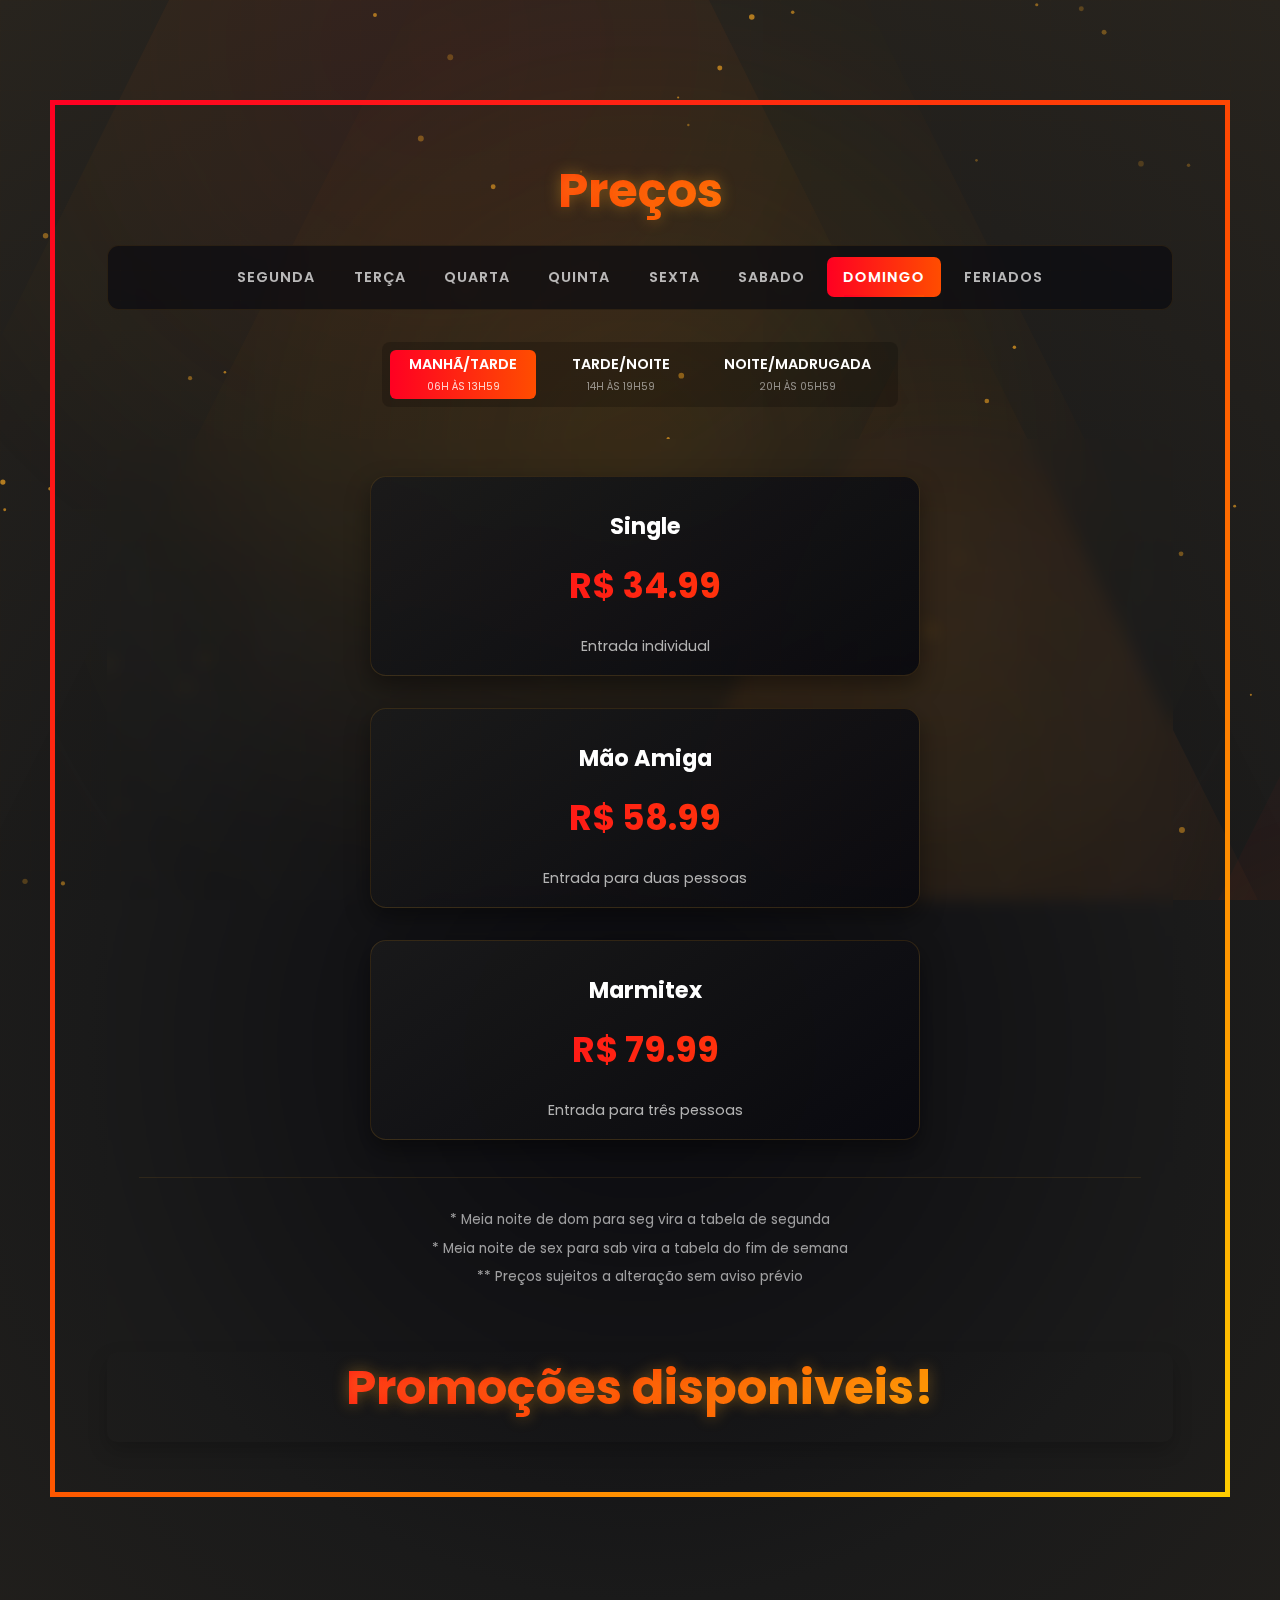
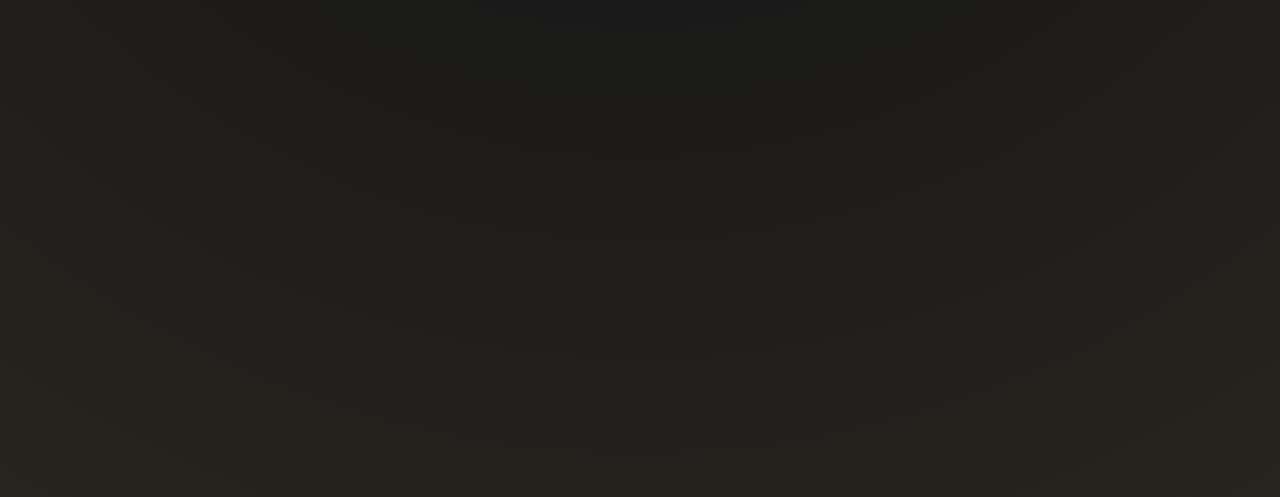
<file: index.html>
<!DOCTYPE html>
<html lang="pt-br">
<head>
    <meta charset="UTF-8">
    <meta name="viewport" content="width=device-width, height=device-height, initial-scale=1.0, maximum-scale=1.0, user-scalable=no">
    <title>Tabela de Preços</title>
    <!-- Google Fonts - Poppins -->
    <link rel="preconnect" href="https://fonts.googleapis.com">
    <link rel="preconnect" href="https://fonts.gstatic.com" crossorigin>
    <link href="https://fonts.googleapis.com/css2?family=Poppins:wght@300;400;500;600;700&display=swap" rel="stylesheet">
    <!-- Meu CSS -->
    <link rel="stylesheet" href="css/pricing.css">
    <link rel="stylesheet" href="css/multchrome.css">
</head>
<body>
    <div class="multichrome-background">
        <div class="multichrome-light"></div>
        <div class="multichrome-ambient-1 float-effect-1"></div>
        <div class="multichrome-ambient-2 float-effect-2"></div>
        <div class="multichrome-ambient-3 float-effect-3"></div>
        <canvas id="particleCanvas"></canvas>
    </div>
    <div class="triangle-container">
        <div class="triangle triangle-1"></div>
        <div class="triangle triangle-2"></div>
        <div class="triangle triangle-3"></div>
    </div>
    <div class="borda">
        <section id="precos" class="pricing-section">
            <h2 class="section-title">Preços</h2>
            <div class="pricing-container">
                <div class="pricing-tabs">
                    <button class="tab-button active" data-tab="segunda">SEGUNDA</button>
                    <button class="tab-button" data-tab="terça">TERÇA</button>
                    <button class="tab-button" data-tab="quarta">QUARTA</button>
                    <button class="tab-button" data-tab="quinta">QUINTA</button>
                    <button class="tab-button" data-tab="sexta">SEXTA</button>
                    <button class="tab-button" data-tab="sabado">SABADO</button>
                    <button class="tab-button" data-tab="domingo">DOMINGO</button>
                    <button class="tab-button" data-tab="feriados">FERIADOS</button>
                </div>
                <div class="period-slider">
                    <div class="period-options">
                        <div class="period-option active" data-period="manha" data-time="06h às 13h59">
                            Manhã/Tarde
                        </div>
                        <div class="period-option" data-period="tarde" data-time="14h às 19h59">
                            Tarde/Noite
                        </div>
                        <div class="period-option" data-period="noite" data-time="20h às 05h59">
                            Noite/Madrugada
                        </div>
                    </div>
                </div>
                <div class="pricing-content">
                    <div class="price-cards">
                        <div class="price-card">
                            <h3>Single</h3>
                            <div class="price-value">R$ <span class="price">50</span></div>
                            <ul class="price-features">
                                <li>Entrada individual</li>
                            </ul>
                        </div>
                        <div class="price-card">
                            <h3>Mão Amiga</h3>
                            <div class="price-value">R$ <span class="price">80</span></div>
                            <ul class="price-features">
                                <li>Entrada para duas pessoas</li>
                            </ul>
                        </div>
                        <div class="price-card">
                            <h3>Marmitex</h3>
                            <div class="price-value">R$ <span class="price">120</span></div>
                            <ul class="price-features">
                                <li>Entrada para três pessoas</li>
                            </ul>
                        </div>
                    </div>
                    <div class="price-notes">
                        <p>* Meia noite de dom para seg vira a tabela de segunda</p>
                        <p>* Meia noite de sex para sab vira a tabela do fim de semana</p>
                        <p>** Preços sujeitos a alteração sem aviso prévio</p>
                    </div>
                </div>
                <div class="slider-container">
                    <h2 class="section-title">Promoções disponiveis!</h2>
                    <div class="slider">
                        <!-- As imagens serão inseridas aqui via JavaScript -->
                    </div>
                    <div class="slide-controls">
                        <div class="slide-indicators"></div>
                    </div>
                </div>
            </div>
        </section>
    </div>
    <!-- Scripts -->
    <script src="script/pricing.js"></script>
    <script src="script/slide.js"></script>
    <script src="script/multchrome.js"></script>
</body>
</html>
</file>
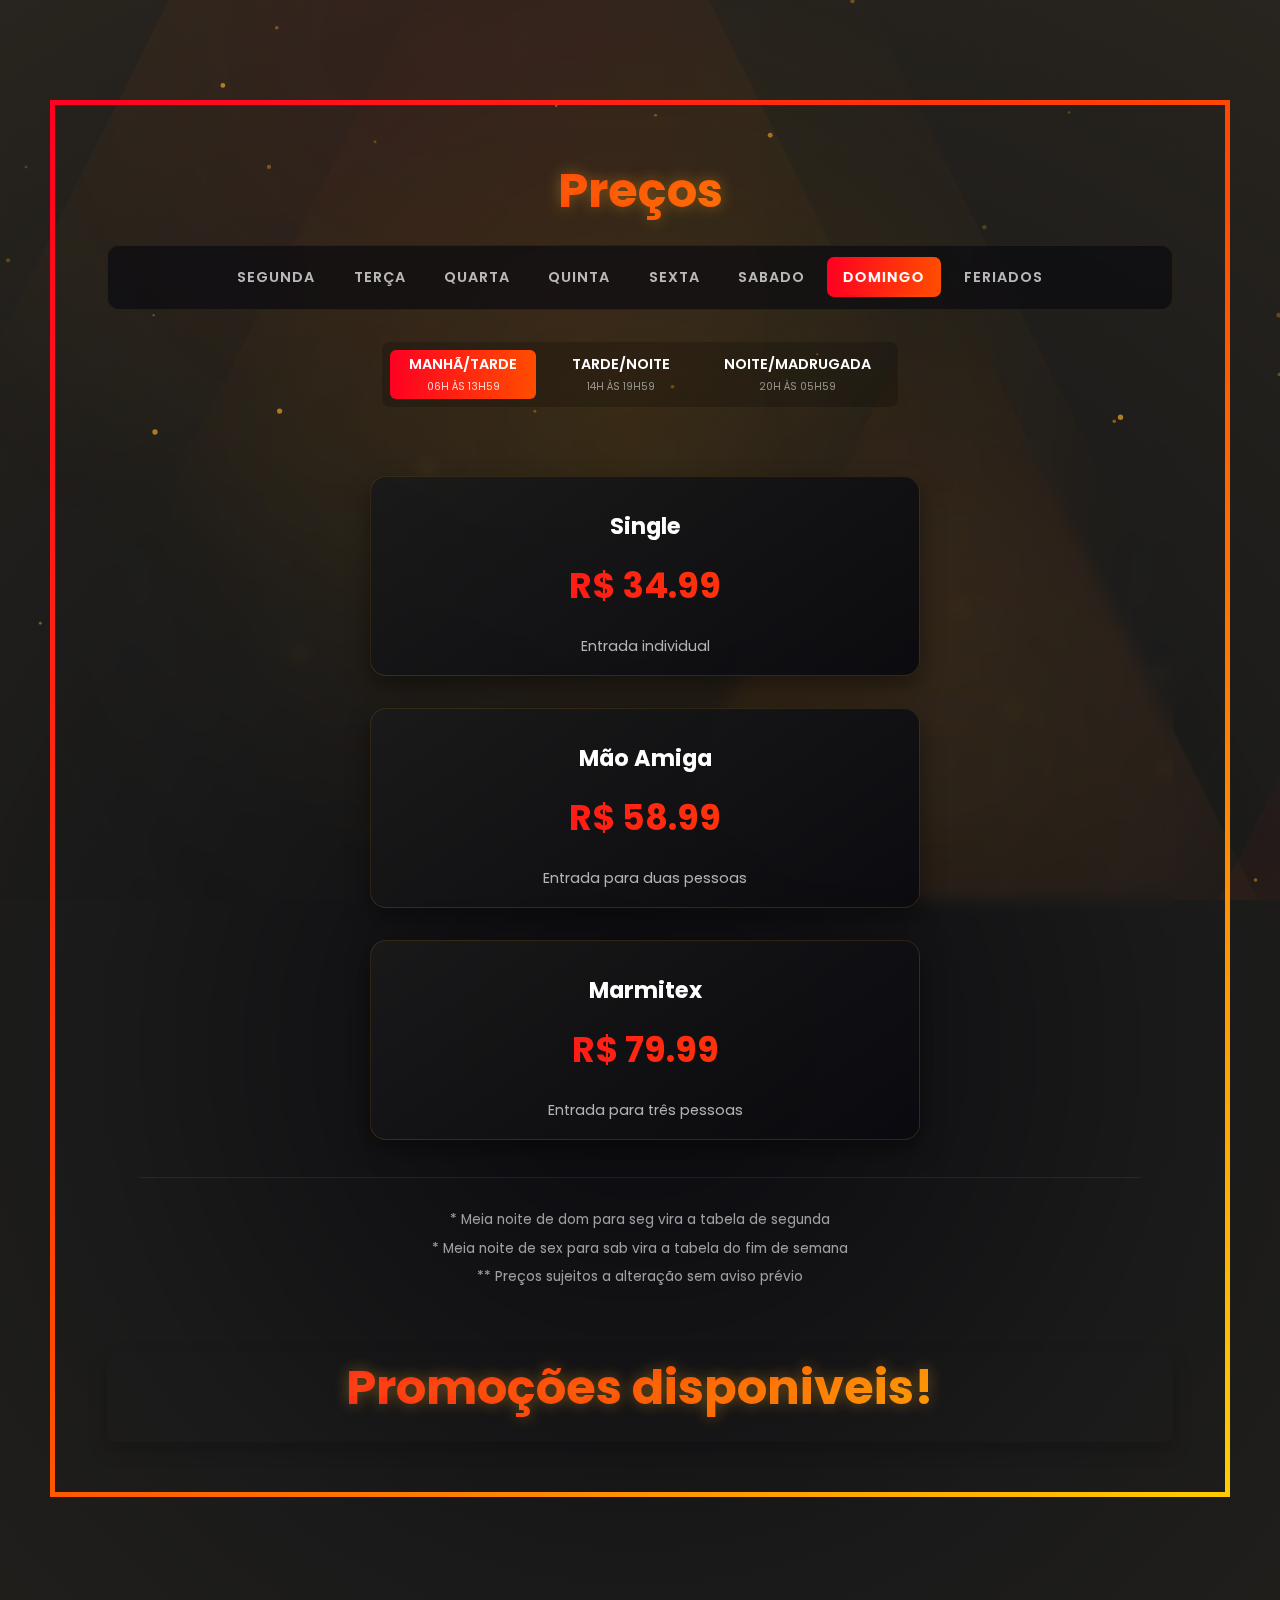
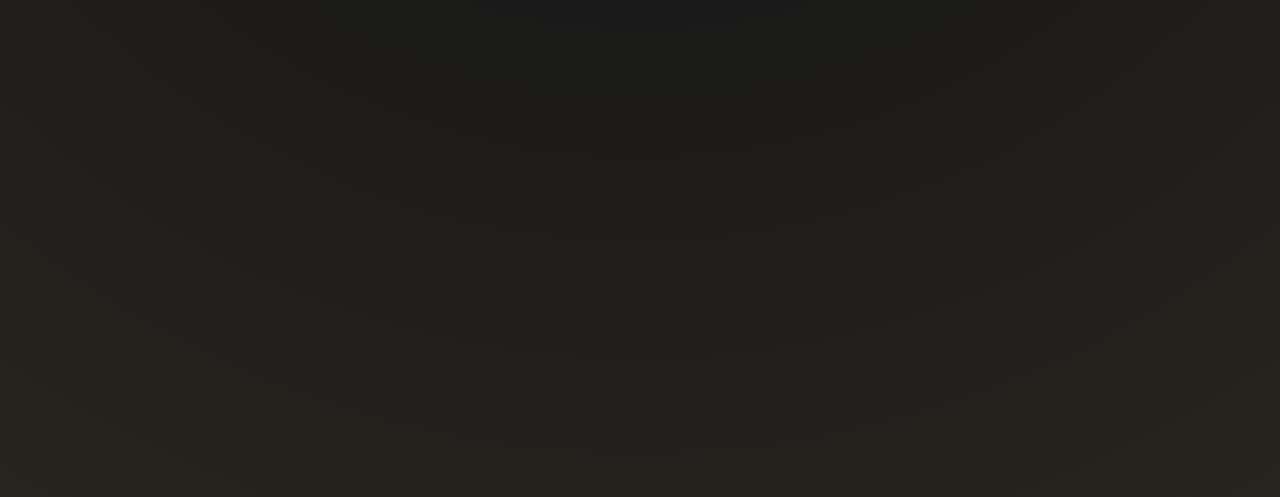
<file: index-bh.html>
<!DOCTYPE html>
<html lang="pt-br">
<head>
    <meta charset="UTF-8">
    <meta name="viewport" content="width=device-width, initial-scale=1.0">
    <title>Tabela de Preços</title>
    <!-- Google Fonts - Poppins -->
    <link rel="preconnect" href="https://fonts.googleapis.com">
    <link rel="preconnect" href="https://fonts.gstatic.com" crossorigin>
    <link href="https://fonts.googleapis.com/css2?family=Poppins:wght@300;400;500;600;700&display=swap" rel="stylesheet">
    <!-- Meu CSS -->
    <link rel="stylesheet" href="css/pricing.css">
    <link rel="stylesheet" href="css/multchrome.css">
</head>
<body>
    <div class="multichrome-background">
        <div class="multichrome-light"></div>
        <div class="multichrome-ambient-1 float-effect-1"></div>
        <div class="multichrome-ambient-2 float-effect-2"></div>
        <div class="multichrome-ambient-3 float-effect-3"></div>
        <canvas id="particleCanvas"></canvas>
    </div>
    <div class="triangle-container">
        <div class="triangle triangle-1"></div>
        <div class="triangle triangle-2"></div>
        <div class="triangle triangle-3"></div>
    </div>
    <div class="borda">
        <section id="precos" class="pricing-section">
            <h2 class="section-title">Preços</h2>
            <div class="pricing-container">
                <div class="pricing-tabs">
                    <button class="tab-button active" data-tab="segunda">SEGUNDA</button>
                    <button class="tab-button" data-tab="terça">TERÇA</button>
                    <button class="tab-button" data-tab="quarta">QUARTA</button>
                    <button class="tab-button" data-tab="quinta">QUINTA</button>
                    <button class="tab-button" data-tab="sexta">SEXTA</button>
                    <button class="tab-button" data-tab="sabado">SABADO</button>
                    <button class="tab-button" data-tab="domingo">DOMINGO</button>
                    <button class="tab-button" data-tab="feriados">FERIADOS</button>
                </div>
                <div class="period-slider">
                    <div class="period-options">
                        <div class="period-option active" data-period="manha" data-time="06h às 13h59">
                            Manhã/Tarde
                        </div>
                        <div class="period-option" data-period="tarde" data-time="14h às 19h59">
                            Tarde/Noite
                        </div>
                        <div class="period-option" data-period="noite" data-time="20h às 05h59">
                            Noite/Madrugada
                        </div>
                    </div>
                </div>
                <div class="pricing-content">
                    <div class="price-cards">
                        <div class="price-card">
                            <h3>Single</h3>
                            <div class="price-value">R$ <span class="price">50</span></div>
                            <ul class="price-features">
                                <li>Entrada individual</li>
                            </ul>
                        </div>
                        <div class="price-card">
                            <h3>Mão Amiga</h3>
                            <div class="price-value">R$ <span class="price">80</span></div>
                            <ul class="price-features">
                                <li>Entrada para duas pessoas</li>
                            </ul>
                        </div>
                        <div class="price-card">
                            <h3>Marmitex</h3>
                            <div class="price-value">R$ <span class="price">120</span></div>
                            <ul class="price-features">
                                <li>Entrada para três pessoas</li>
                            </ul>
                        </div>
                    </div>
                    <div class="price-notes">
                        <p>* Meia noite de dom para seg vira a tabela de segunda</p>
                        <p>* Meia noite de sex para sab vira a tabela do fim de semana</p>
                        <p>** Preços sujeitos a alteração sem aviso prévio</p>
                    </div>
                </div>
                <div class="slider-container">
                    <h2 class="section-title">Promoções disponiveis!</h2>
                    <div class="slider">
                        <!-- As imagens serão inseridas aqui via JavaScript -->
                    </div>
                    <div class="slide-controls">
                        <div class="slide-indicators"></div>
                    </div>
                </div>
            </div>
        </section>
    </div>
    <!-- Scripts -->
    <script src="script/pricing.js"></script>
    <script src="script/slide.js"></script>
    <script src="script/multchrome.js"></script>
</body>
</html>
</file>
<file: css/pricing.css>
* {
    font-family: 'Poppins', sans-serif;
}

html, body {
    margin: auto;
    padding: 50px 0;
    overflow-x: hidden;
}

body {
    background: radial-gradient(
    circle at center,
    #0a0a0f 0%, 
    #1a1a1a 45%, 
    #28241e 100%
    );
    color: #ffffff;
    margin-bottom: 500px;
}

.borda{
    margin: 0 50px 0 50px;
    padding: 50px 20px;
    border: 5px solid;
    border-image: linear-gradient(135deg, #ff0022, #ff4d00, #ffcc00) 1;
    box-sizing: border-box;
}

.section-title {
    max-width: 100%;
    width: 90%;
    font-size: 3rem;
    font-weight: 700;
    text-align: center;
    margin: 0 auto;
    margin-bottom: 10px;
    position: relative;
    background: linear-gradient(135deg, #ff0022, #ff4d00, #ffcc00);
    -webkit-background-clip: text;
    background-clip: text;
    color: transparent;
    text-shadow: 0 0 15px rgba(245, 166, 35, 0.4);
    padding-bottom: 0.5rem;
}

.pricing-content {
    border-radius: 12px;
    padding: 2rem;
    backdrop-filter: blur(8px);
    -webkit-backdrop-filter: blur(8px);
}

.pricing-section::after {
    content: '';
    position: absolute;
    top: 0;
    left: 0;
    width: 100%;
    height: 100%;
    background-image:
        linear-gradient(rgba(245, 166, 35, 0.03) 1px, transparent 1px),
        linear-gradient(90deg, rgba(245, 166, 35, 0.03) 1px, transparent 1px);
    background-size: 30px 30px;
    opacity: 0.3;
    z-index: 0;
}

.pricing-container {
    z-index: 2;
    margin: 0 auto;
    padding: 0 2rem;
}

.pricing-tabs {
    display: flex;
    justify-content: center;
    margin-bottom: 2rem;
    border: 1px solid rgba(245, 166, 35, 0.1);
    border-radius: 12px;
    background-color: rgba(10, 10, 15, 0.7);
    padding: 0.5rem;
    backdrop-filter: blur(8px);
    -webkit-backdrop-filter: blur(8px);
}

.pricing-tabs .tab-button {
    padding: 0.6rem 1rem;
    font-size: 0.9rem;
    font-weight: 600;
    text-transform: uppercase;
    cursor: pointer;
    border-radius: 7px;
    margin: 0.2rem;
    transition: all 0.3s ease;
    position: relative;
    color: rgba(255, 255, 255, 0.7);
    background: none;
    border: none;
    letter-spacing: 1px;
}

.pricing-tabs .tab-button::after {
    content: '';
    position: absolute;
    bottom: 0;
    left: 50%;
    transform: translateX(-50%);
    width: 0;
    height: 2px;
    transition: width 0.3s ease;
}

.tab-button.active {
        background: linear-gradient(to right, #ff0022, #ff4d00);
        color: #ffffff;
    }

.pricing-tabs .tab-button.active::after {
    width: 70%;
    background: linear-gradient(to right, #ff0022, #ff4d00);
}

.period-slider {
    margin: 2rem auto;
    max-width: 960px;
}

.period-options {
    display: flex;
    justify-content: center;
    gap: 1rem;
    padding: 0.5rem;
    background: rgba(0, 0, 0, 0.2);
    border-radius: 8px;
    margin: auto;
    max-width: 500px;
}

.period-option {
    padding: 0.3rem 1.2rem;
    font-size: 0.9rem;
    font-weight: 600;
    cursor: pointer;
    color: var(--color-text-secondary);
    background: none;
    border-radius: 6px;
    transition: all 0.3s ease;
    text-align: center;
    text-transform: uppercase;
}

.period-option:hover {
    color: #ffffff;
    background-color: rgba(245, 166, 35, 0.1);
}

.period-option::after {
    content: attr(data-time);
    display: block;
    font-size: 0.65rem;
    color: rgba(255, 255, 255, 0.5);
    margin-top: 0.2rem;
    font-weight: 400;
}

.period-option.active {
    background: linear-gradient(to right, #ff0022, #ff4d00);
    color: var(--color-text-primary);
}

.period-option.active::after {
    color: rgba(255, 255, 255, 0.8);
}

.prices-content {
    border-radius: 12px;
    backdrop-filter: blur(8px);
    -webkit-backdrop-filter: blur(8px);
}

.price-cards {
    width: 100%;
    display: flex;
    justify-content: center;
    gap: 2rem;
    padding: 5px;
    flex-wrap: wrap;
    flex-direction: wrap;
    margin-bottom: 2rem;
    align-items: center;
}

.price-card {
    flex: 1;
    max-height: 150px;
    min-width: 500px;
    max-width: 500px;
    background: linear-gradient(145deg, rgba(26, 26, 26, 0.95), rgba(10, 10, 15, 0.95));
    border-radius: 16px;
    padding: 1.5rem;
    text-align: center;
    align-items: center;
    align-content: center;
    box-shadow: 0 10px 25px rgba(0, 0, 0, 0.4);
    transition: all 0.4s cubic-bezier(0.175, 0.885, 0.32, 1.275);
    position: relative;
    overflow: hidden;
    border: 1px solid rgba(245, 166, 35, 0.15);
}

.price-card:hover {
    transform: translateY(-8px) scale(1.03);
    box-shadow: 0 15px 30px rgba(0, 0, 0, 0.5),
                0 0 20px rgba(245, 166, 35, 0.3),
                0 0 40px rgba(247, 107, 28, 0.1);
    border-color: rgba(245, 166, 35, 0.4);
    z-index: 5;
}

.price-card h3 {
    font-size: 1.4rem;
    margin: 0.5rem;
    color: #ffffff;
    position: relative;
}

.price-value {
    font-size: 2.2rem;
    font-weight: 700;
    background: linear-gradient(to right, #ff0022, #ff4d00);
    -webkit-background-clip: text;
    background-clip: text;
    -webkit-text-fill-color: transparent;
    margin: 1rem 0;
    position: relative;
}

.price-features {
    list-style: none;
    padding: 0;
    margin: 1.5rem 0;
}

.price-features li {
    margin: 0.5rem;
    color: #b3b3b3;
    font-size: 0.9rem;
}

.price-notes {
    text-align: center;
    margin-top: 2rem;
    padding-top: 1.5rem;
    border-top: 1px solid rgba(245, 166, 35, 0.1);
    margin-bottom: 2rem;
}

.price-notes p {
    color: rgba(255, 255, 255, 0.6);
    font-size: 0.85rem;
    line-height: 1.5;
    margin: 0.5rem 0;
}

.slider-container {
    position: relative;
    max-width: 100%;
    margin: auto;
    overflow: hidden;
    border-radius: 10px;
    box-shadow: 0 8px 20px rgba(0, 0, 0, 0.2);
}

.slider {
    display: flex;
    transition: transform 0.5s ease-in-out;
    width: 100%;
}

.slider img {
    width: 100%;
    object-fit: cover;
    height: 400px;
}

.slider img {
    display: none;
}

.slider img.active {
    display: block;
}
</file>
<file: css/multchrome.css>
.multichrome-background {
    position: absolute;
    top: 0;
    left: 0;
    width: 100%;
    height: 100%;
    overflow: hidden;
    z-index: -1;
}

.multichrome-light {
    position: absolute;
    width: 200vh;
    height: 200vh;
    top: 50%;
    left: 50%;
    transform: translate(-50%, -50%);
    mask-image: radial-gradient(
        circle at center,
        rgba(255, 255, 255, 1) 30%,
        rgba(255, 255, 255, 0.8) 50%,
        rgba(255, 255, 255, 0) 70%
    );
    -webkit-mask-image: radial-gradient(
        circle at center,
        rgba(255, 255, 255, 1) 30%,
        rgba(255, 255, 255, 0.8) 50%,
        rgba(255, 255, 255, 0) 70%
    );
    clip-path: polygon(50% 0%, 0% 100%, 100% 100%);
    background: radial-gradient(
        circle,
        rgba(230, 142, 9, 0.15) 0%,
        rgba(40, 36, 30, 0.1) 40%,
        rgba(10, 10, 15, 0) 70%
    );
    opacity: 0.8;
    filter: blur(15px);
    transition: all 0.5s ease-out;
    pointer-events: none;
}

.multichrome-ambient-1,
.multichrome-ambient-2,
.multichrome-ambient-3 {
    position: absolute;
    clip-path: polygon(50% 0%, 0% 100%, 100% 100%);
    filter: blur(80px);
    opacity: 0.5;
    transition: transform 3s ease-out;
    mask-image: radial-gradient(
        circle at center,
        rgba(255, 255, 255, 1) 30%,
        rgba(255, 255, 255, 0.6) 60%,
        rgba(255, 255, 255, 0) 80%
    );
    -webkit-mask-image: radial-gradient(
        circle at center,
        rgba(255, 255, 255, 1) 30%,
        rgba(255, 255, 255, 0.6) 60%,
        rgba(255, 255, 255, 0) 80%
    );
}

.multichrome-ambient-1 {
    width: 110vh;
    height: 110vh;
    background: radial-gradient(
        circle,
        rgba(245, 166, 35, 0.20) 0%,
        rgba(247, 107, 28, 0.12) 40%,
        rgba(10, 10, 15, 0) 70%
    );
    top: 30%;
    left: 35%;
}

.multichrome-ambient-2 {
    width: 130vh;
    height: 130vh;
    background: radial-gradient(
        circle,
        rgba(255, 36, 36, 0.15) 0%,
        rgba(230, 142, 9, 0.10) 50%,
        rgba(10, 10, 15, 0) 75%
    );
    bottom: 30%;
    right: 20%;
}

.multichrome-ambient-3 {
    width: 140vh;
    height: 140vh;
    background: radial-gradient(
        circle,
        rgba(230, 142, 9, 0.15) 0%,
        rgba(255, 36, 36, 0.10) 40%,
        rgba(10, 10, 15, 0) 70%
    );
    top: 60%;
    left: 60%;
}

.float-effect-1 { animation: float-1 15s infinite ease-in-out; }
.float-effect-2 { animation: float-2 18s infinite ease-in-out; }
.float-effect-3 { animation: float-3 20s infinite ease-in-out; }

#particleCanvas {
    position: absolute;
    top: 0;
    left: 0;
    width: 100%;
    height: 100%;
    z-index: 1;
    pointer-events: none;
}
</file>
